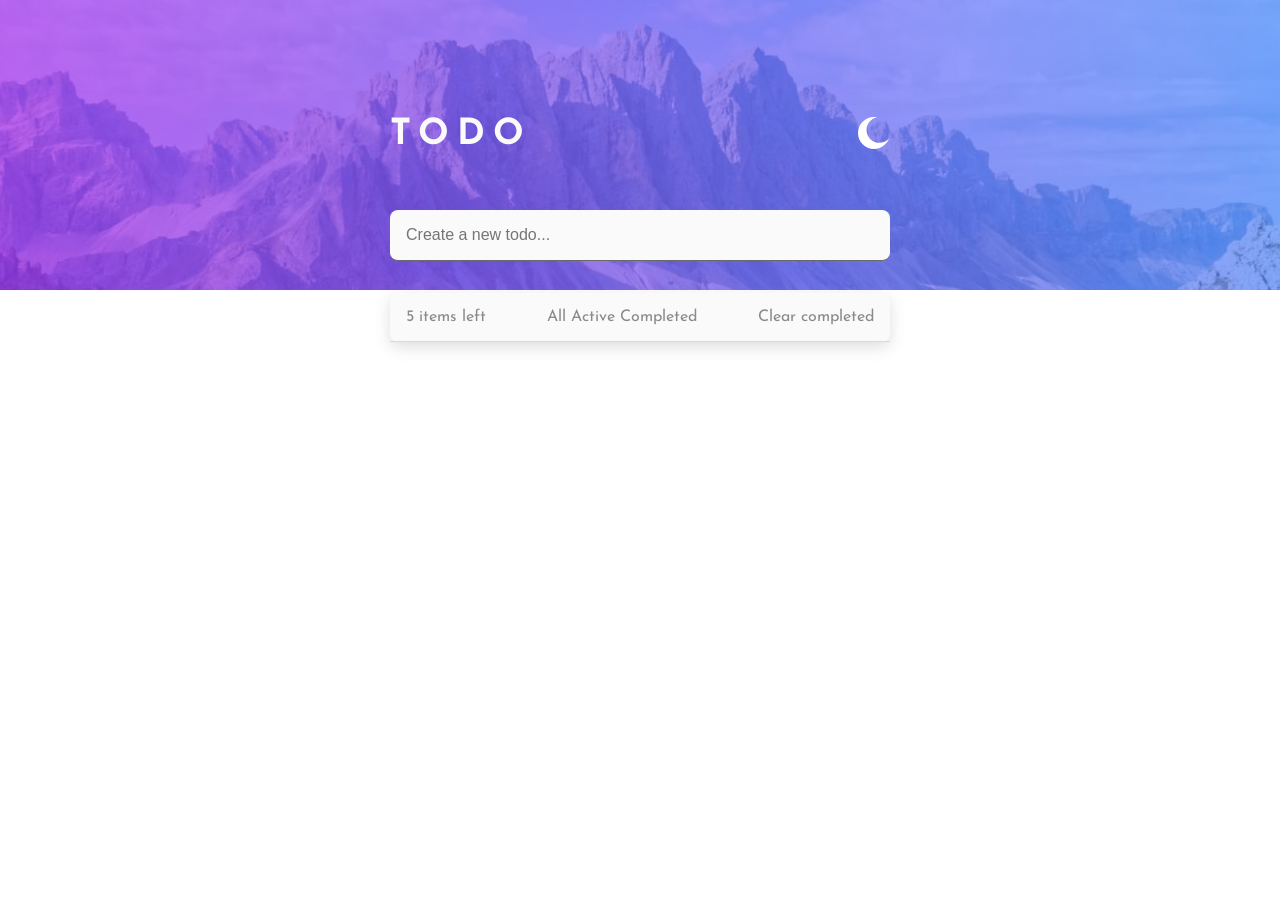
<file: index.html>
<!DOCTYPE html>
<html>
    <head>
        <meta charset="utf-8">
        <meta http-equiv="X-UA-Compatible" content="IE=edge">
        <title></title>
        <meta name="description" content="">
        <meta name="viewport" content="width=device-width, initial-scale=1">
        <link rel="stylesheet" href="styles.css">
    </head>
    <body>
        <div class = "upper-todo">
            <div class = "logo">
                <h1>TODO</h1>
                <div class = "theme-change">
                    <img src = "assets/icon-moon.svg" alt = "theme-control" id="theme-toggle-img">
                </div>
            </div>
        </div>
        <div class = "main-content">
            <input type = "text" class = "new-todo" placeholder = "Create a new todo...">
            <div class = "todo-container">
                <ul class = "tasks-list">
                </ul>
                <div class = "footer">
                    <p id="items-left">5 items left</p>
                    <div class = "filters">
                        <span>All</span>
                        <span>Active</span>
                        <span>Completed</span>
                    </div>
                    <span>Clear completed</span>
                </div>
            </div>
        </div>
        
        <script src="script.js" async defer></script>
    </body>
</html>
</file>
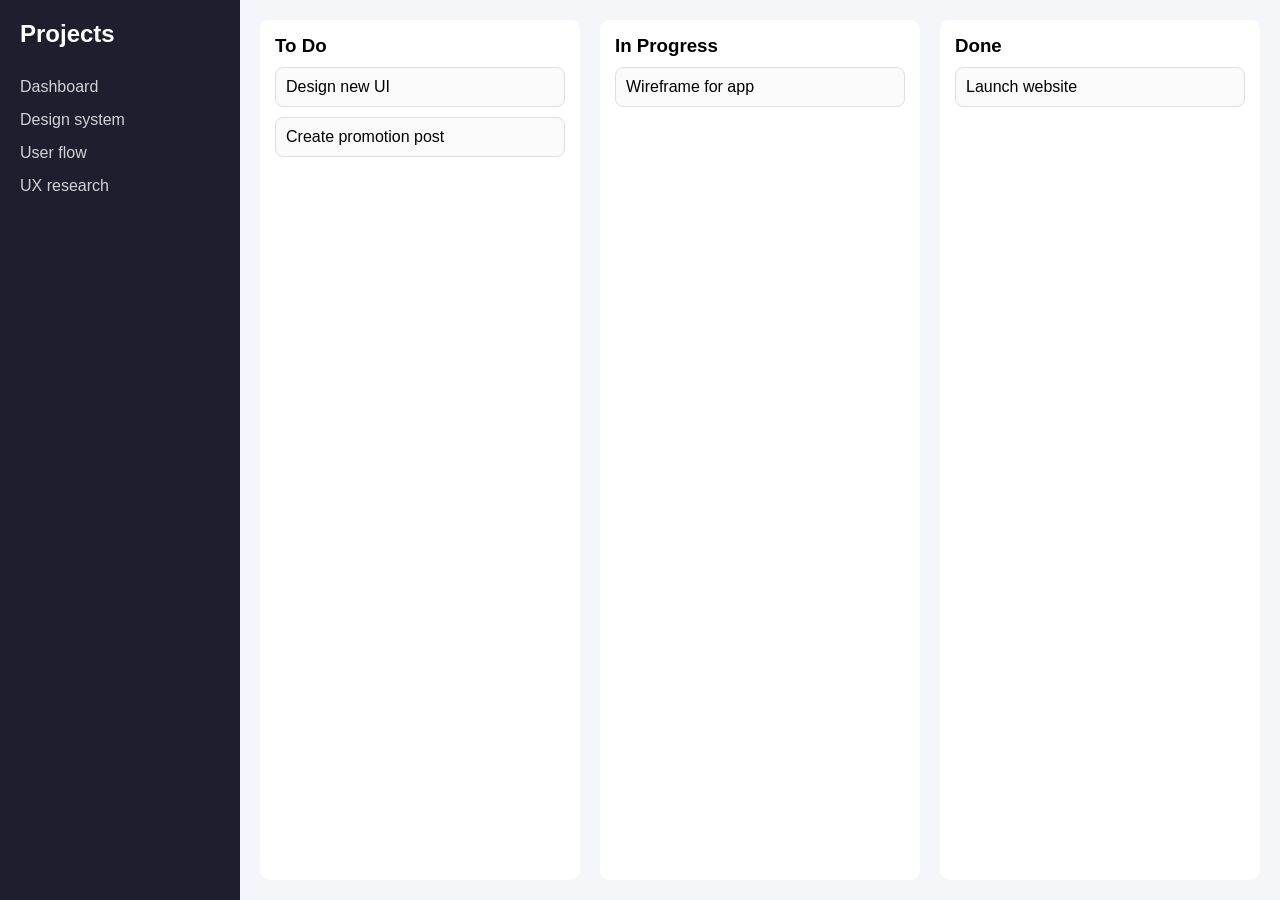
<file: status-page.html>
<!DOCTYPE html>
<html lang="en">
<head>
  <meta charset="UTF-8" />
  <meta name="viewport" content="width=device-width, initial-scale=1.0"/>
  <title>Todo Board</title>
  <style>
    * {
      box-sizing: border-box;
      margin: 0;
      padding: 0;
    }

    body {
      display: flex;
      font-family: 'Segoe UI', sans-serif;
      background-color: #f5f6fa;
      height: 100vh;
      overflow: hidden;
    }

    /* Sidebar */
    .sidebar {
      width: 240px;
      background-color: #1e1e2f;
      color: #fff;
      padding: 20px;
    }

    .sidebar h2 {
      margin-bottom: 30px;
      font-size: 24px;
    }

    .sidebar ul {
      list-style: none;
    }

    .sidebar li {
      margin-bottom: 15px;
      cursor: pointer;
      opacity: 0.8;
    }

    .sidebar li:hover {
      opacity: 1;
    }

    /* Main board */
    .board {
      flex: 1;
      display: flex;
      gap: 20px;
      padding: 20px;
      overflow-x: auto;
    }

    .column {
      flex: 1;
      min-width: 300px;
      background-color: #fff;
      border-radius: 10px;
      padding: 15px;
      display: flex;
      flex-direction: column;
    }

    .column h3 {
      margin-bottom: 10px;
    }

    .task {
      background-color: #fafafa;
      border: 1px solid #e0e0e0;
      padding: 10px;
      border-radius: 8px;
      margin-bottom: 10px;
      cursor: grab;
    }

    .task:active {
      cursor: grabbing;
    }
  </style>
</head>
<body>

  <div class="sidebar">
    <h2>Projects</h2>
    <ul>
      <li>Dashboard</li>
      <li>Design system</li>
      <li>User flow</li>
      <li>UX research</li>
    </ul>
  </div>

  <div class="board">
    <div class="column" ondrop="drop(event)" ondragover="allowDrop(event)">
      <h3>To Do</h3>
      <div class="task" draggable="true" ondragstart="drag(event)" id="task1">Design new UI</div>
      <div class="task" draggable="true" ondragstart="drag(event)" id="task2">Create promotion post</div>
    </div>
    <div class="column" ondrop="drop(event)" ondragover="allowDrop(event)">
      <h3>In Progress</h3>
      <div class="task" draggable="true" ondragstart="drag(event)" id="task3">Wireframe for app</div>
    </div>
    <div class="column" ondrop="drop(event)" ondragover="allowDrop(event)">
      <h3>Done</h3>
      <div class="task" draggable="true" ondragstart="drag(event)" id="task4">Launch website</div>
    </div>
  </div>

  <script>
    function allowDrop(ev) {
      ev.preventDefault();
    }

    function drag(ev) {
      ev.dataTransfer.setData("text", ev.target.id);
    }

    function drop(ev) {
      ev.preventDefault();
      const data = ev.dataTransfer.getData("text");
      const task = document.getElementById(data);
      if (ev.target.classList.contains("column")) {
        ev.target.appendChild(task);
      } else if (ev.target.parentElement.classList.contains("column")) {
        ev.target.parentElement.appendChild(task);
      }
    }
  </script>
</body>
</html>
</file>
<file: styles.css>
@import url('https://fonts.googleapis.com/css2?family=Josefin+Sans:ital,wght@0,100..700;1,100..700&display=swap');

body{
    margin: 0;
    font-family: Josefin Sans;
}

.upper-todo {
    max-width: 100%;
    height: 30vh;
    background-image: url('assets/bg-desktop-light.jpg');
    background-size: cover;
    background-position: center;
    display: flex;
    flex-direction: column;
    justify-content: center;
    align-items: center;
    gap: 20px;
    padding-bottom: 20px;
}

.logo {
    display: flex;
    flex-direction: row;
    max-width: 500px;
    width: 100%;
    color: hsl(0, 0%, 98%);
    align-items: center;
    justify-content: space-between;
}

.logo h1{
    font-weight: 700;
    font-size: 36px;
    letter-spacing: 8px;
}

.theme-change {
    cursor: pointer;
}

.theme-change img{
    width: 32px;
    height: 32px;
}

.main-content {
    display: flex; 
    flex-direction: column;
    align-items: center;
    gap: 32px;
}

.new-todo {
    max-width: 468px;
    width: 100%;
    margin-top: -80px;
    padding: 1rem 16px;
    border: none;
    font-size: 16px;
    color: #2a2a40;
    background-color: hsl(0, 0%, 98%);
    border-bottom: 1px solid rgb(105, 105, 105);
    border-radius: 8px;
}

.todo-container {
    display: flex;
    flex-direction: column;
    max-width: 500px;
    width: 100%;
    color: #2a2a40;
    background-color: hsl(0, 0%, 98%);
    box-shadow: 0 5px 15px rgba(145, 145, 145, 0.3);
    border-radius: 8px;
}

.tasks-list {
    list-style: none;
    margin: 0;
    padding-left: 0;
}

.todo-item{
    padding: 16px;
    display: flex;
    align-items: center;
    border-bottom: 1px solid rgb(216, 216, 216);
}

.footer {
    padding-inline: 16px;
    display: flex;
    flex-direction: row;
    align-items: center;
    justify-content: space-between;
    border-bottom: 1px solid rgb(216, 216, 216);
    color:rgb(138, 138, 138);
}
.footer span {
    cursor: pointer;
}

.todo-item img{
    display: flex;
    width: 16px;
    height: 16px;
    cursor: pointer;
    margin-left: auto;
}

.todo-item input[type="checkbox"] {
    margin-right: 16px;
}

.todo-item.completed span {
    text-decoration: line-through;
    color: #888;
}

/*DARK MODE STYLES */

.dark-mode {
    background-color:rgb(19, 19, 19);
}

.dark-mode .new-todo {
    color: hsl(0, 0%, 98%);
    background-color: #2a2a40;
    border-bottom: 1px solid rgb(22, 22, 22);
}

.dark-mode .todo-container {
    color: hsl(0, 0%, 98%);
    background-color: #2a2a40;
    box-shadow: 0 5px 15px rgba(61, 61, 61, 0.3);
}

.dark-mode .todo-item {
    border-bottom: 1px solid rgb(97, 97, 97);
}
</file>
